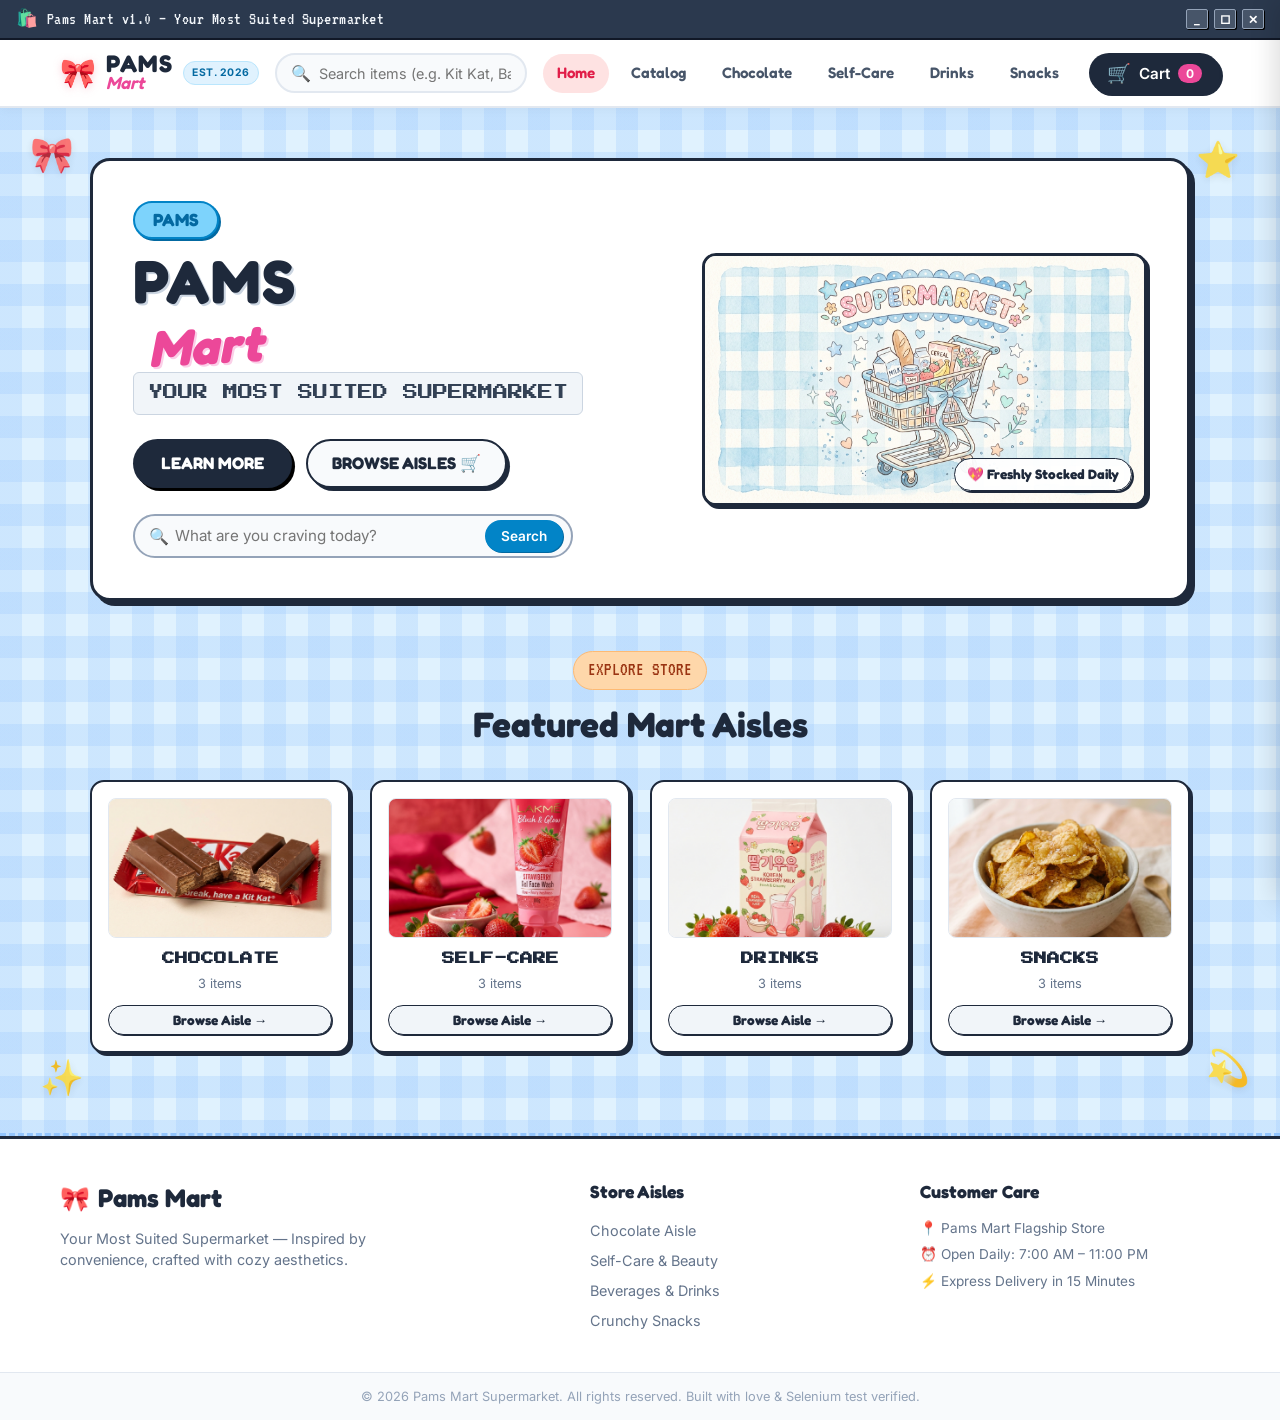
<file: index.html>
<!DOCTYPE html>
<html lang="en">
<head>
  <meta charset="UTF-8">
  <meta name="viewport" content="width=device-width, initial-scale=1.0">
  <title>Pams Mart — Your Most Suited Supermarket</title>
  <meta name="description" content="Pams Mart is your favorite cozy supermarket for Self-Care, Chocolates, Drinks, and Snacks.">
  
  <!-- Favicon -->
  <link rel="icon" href="data:image/svg+xml,<svg xmlns=%22http://www.w3.org/2000/svg%22 viewBox=%220 0 100 100%22><text y=%22.9em%22 font-size=%2290%22>🛒</text></svg>">
  
  <!-- Google Fonts: VT323 & Press Start 2P for retro pixel headers, Fredoka & Quicksand for cute aesthetic, Inter for UI -->
  <link rel="preconnect" href="https://fonts.googleapis.com">
  <link rel="preconnect" href="https://fonts.gstatic.com" crossorigin>
  <link href="https://fonts.googleapis.com/css2?family=Fredoka:wght@400;500;600;700&family=Inter:wght@400;500;600;700&family=Press+Start+2P&family=VT323&display=swap" rel="stylesheet">
  
  <!-- CSS Stylesheet -->
  <link rel="stylesheet" href="styles.css">
</head>
<body>

  <!-- Retro Window Title Bar -->
  <header class="retro-window-bar" id="retro-bar">
    <div class="retro-title-left">
      <span class="retro-icon">🛍️</span>
      <span class="retro-app-name">Pams Mart v1.0 — Your Most Suited Supermarket</span>
    </div>
    <div class="retro-controls" aria-label="Window controls">
      <button class="retro-btn btn-min" id="btn-window-min" title="Minimize" aria-label="Minimize Window">_</button>
      <button class="retro-btn btn-max" id="btn-window-max" title="Maximize" aria-label="Maximize Window">□</button>
      <button class="retro-btn btn-close" id="btn-window-close" title="Close" aria-label="Close Window">✕</button>
    </div>
  </header>

  <!-- Main Navigation Bar -->
  <nav class="main-navbar" id="main-nav" aria-label="Main Navigation">
    <div class="nav-container">
      
      <!-- Brand Logo -->
      <a href="#home" class="brand-logo" id="brand-home-link" aria-label="Pams Mart Home">
        <span class="brand-ribbon">🎀</span>
        <div class="brand-text-group">
          <span class="brand-pams">PAMS</span>
          <span class="brand-mart">Mart</span>
        </div>
        <span class="brand-badge">EST. 2026</span>
      </a>

      <!-- Search Bar -->
      <div class="nav-search-wrapper" role="search">
        <span class="search-icon" aria-hidden="true">🔍</span>
        <input 
          type="text" 
          id="global-search-input" 
          class="nav-search-input" 
          placeholder="Search items (e.g. Kit Kat, Banana Milk, Facewash)..." 
          aria-label="Search Pams Mart products"
          autocomplete="off"
        >
        <button id="clear-search-btn" class="clear-search-btn" title="Clear search" aria-label="Clear Search" style="display:none;">✕</button>
      </div>

      <!-- Navigation Links -->
      <div class="nav-links-group" id="nav-menu">
        <a href="#home" class="nav-link active" data-nav="home" id="nav-link-home">Home</a>
        <a href="#catalog" class="nav-link" data-nav="catalog" id="nav-link-catalog">Catalog</a>
        <a href="#chocolate" class="nav-link" data-nav="chocolate" id="nav-link-chocolate">Chocolate</a>
        <a href="#self-care" class="nav-link" data-nav="self-care" id="nav-link-self-care">Self-Care</a>
        <a href="#drinks" class="nav-link" data-nav="drinks" id="nav-link-drinks">Drinks</a>
        <a href="#snacks" class="nav-link" data-nav="snacks" id="nav-link-snacks">Snacks</a>
      </div>

      <!-- Cart Button -->
      <button class="nav-cart-btn" id="open-cart-btn" aria-label="Open Shopping Cart">
        <span class="cart-icon" aria-hidden="true">🛒</span>
        <span class="cart-label">Cart</span>
        <span class="cart-badge" id="cart-item-count">0</span>
      </button>

      <!-- Mobile Hamburger Toggle -->
      <button class="mobile-menu-toggle" id="mobile-toggle-btn" aria-label="Toggle mobile menu" aria-expanded="false">
        <span></span>
        <span></span>
        <span></span>
      </button>

    </div>
  </nav>

  <!-- Main View Container -->
  <main id="main-content" class="content-wrapper">

    <!-- ==================== 1. HOME VIEW ==================== -->
    <section id="view-home" class="page-view active-view" aria-labelledby="home-title">
      <div class="home-gingham-hero">
        <div class="hero-decorations">
          <div class="ribbon-decor top-left">🎀</div>
          <div class="star-decor top-right">⭐</div>
          <div class="sparkle-decor bottom-left">✨</div>
          <div class="star-decor bottom-right">💫</div>
        </div>

        <div class="hero-inner-frame">
          <div class="hero-left-col">
            <div class="hero-logo-stamp">
              <span class="pams-badge-pill">PAMS</span>
            </div>
            
            <h1 class="hero-title" id="home-title">
              <span class="title-pams">PAMS</span>
              <span class="title-smart">Mart</span>
            </h1>

            <p class="hero-subtitle" id="home-subtitle">
              YOUR MOST SUITED SUPERMARKET
            </p>

            <div class="hero-actions">
              <a href="#catalog" class="btn-learn-more" id="hero-learn-more-btn" aria-label="Learn more about our catalog">
                LEARN MORE
              </a>
              <button class="btn-quick-shop" id="hero-explore-btn" aria-label="Explore all categories">
                BROWSE AISLES 🛒
              </button>
            </div>

            <!-- Mini Quick Search on Hero -->
            <div class="hero-search-bar">
              <span class="search-emoji">🔍</span>
              <input type="text" id="hero-search-input" placeholder="What are you craving today?" aria-label="Search directly from hero">
              <button id="hero-search-go" class="hero-search-btn" aria-label="Submit search">Search</button>
            </div>
          </div>

          <div class="hero-right-col">
            <div class="hero-image-card">
              <img 
                src="assets/images/pams_banner.jpg" 
                alt="Pams Mart cute pastel shopping cart full of sweet groceries" 
                class="hero-art-img"
                id="hero-banner-image"
                loading="eager"
              >
              <div class="hero-art-tag">
                <span class="tag-heart">💖</span> Freshly Stocked Daily
              </div>
            </div>
          </div>
        </div>

        <!-- Home Featured Aisles Carousel / Grid -->
        <div class="home-aisles-section">
          <div class="section-badge-header">
            <span class="badge-pill">EXPLORE STORE</span>
            <h2 class="aisles-headline">Featured Mart Aisles</h2>
          </div>

          <div class="aisles-grid" id="home-aisles-grid">
            <!-- Rendered dynamically via app.js -->
          </div>
        </div>
      </div>
    </section>

    <!-- ==================== 2. CATALOG VIEW ==================== -->
    <section id="view-catalog" class="page-view" aria-labelledby="catalog-headline" style="display:none;">
      <div class="catalog-scalloped-container">
        
        <!-- Scalloped Header Banner matching Picture 1 -->
        <div class="catalog-header-banner">
          <div class="pill-texture-decor" aria-hidden="true"></div>
          <div class="catalog-badge-box">
            <h1 class="catalog-headline" id="catalog-headline">CATALOG</h1>
          </div>
          <p class="catalog-subhead">Select an aisle to inspect fresh goodies & skincare treats</p>
        </div>

        <!-- 2x2 Category Cards Grid matching Picture 1 -->
        <div class="catalog-cards-grid" id="catalog-cards-grid">
          
          <!-- SELF-CARE -->
          <div class="catalog-category-card card-self-care" id="catalog-card-self-care" role="button" tabindex="0" data-category="self-care" aria-label="View Self-Care Category">
            <div class="card-ticket-border">
              <div class="card-icon-preview">
                <img src="assets/images/strawberry_facewash.jpg" alt="Self-Care category preview" class="cat-preview-thumb">
              </div>
              <h2 class="category-title pixel-font">SELF-CARE</h2>
              <span class="category-meta">Facewash, Lip Balm, Sunscreen</span>
              <button class="btn-enter-aisle" aria-label="Enter Self-Care Aisle">ENTER AISLE &rarr;</button>
            </div>
          </div>

          <!-- CHOCOLATE -->
          <div class="catalog-category-card card-chocolate" id="catalog-card-chocolate" role="button" tabindex="0" data-category="chocolate" aria-label="View Chocolate Category">
            <div class="card-ticket-border">
              <div class="card-icon-preview">
                <img src="assets/images/kitkat.jpg" alt="Chocolate category preview" class="cat-preview-thumb">
              </div>
              <h2 class="category-title pixel-font">CHOCOLATE</h2>
              <span class="category-meta">Kit Kat, Snickers, Dairy Milk</span>
              <button class="btn-enter-aisle" aria-label="Enter Chocolate Aisle">ENTER AISLE &rarr;</button>
            </div>
          </div>

          <!-- SNACKS -->
          <div class="catalog-category-card card-snacks" id="catalog-card-snacks" role="button" tabindex="0" data-category="snacks" aria-label="View Snacks Category">
            <div class="card-ticket-border">
              <div class="card-icon-preview">
                <img src="assets/images/potato_chips.jpg" alt="Snacks category preview" class="cat-preview-thumb">
              </div>
              <h2 class="category-title pixel-font">SNACKS</h2>
              <span class="category-meta">Potato Chips, Nachos, Pringles</span>
              <button class="btn-enter-aisle" aria-label="Enter Snacks Aisle">ENTER AISLE &rarr;</button>
            </div>
          </div>

          <!-- DRINKS -->
          <div class="catalog-category-card card-drinks" id="catalog-card-drinks" role="button" tabindex="0" data-category="drinks" aria-label="View Drinks Category">
            <div class="card-ticket-border">
              <div class="card-icon-preview">
                <img src="assets/images/strawberry_milk.jpg" alt="Drinks category preview" class="cat-preview-thumb">
              </div>
              <h2 class="category-title pixel-font">DRINKS</h2>
              <span class="category-meta">Strawberry Milk, Banana Milk, Coke</span>
              <button class="btn-enter-aisle" aria-label="Enter Drinks Aisle">ENTER AISLE &rarr;</button>
            </div>
          </div>

        </div>

        <!-- Catalog Footer Floral Ribbon & Cart -->
        <div class="catalog-footer-ribbon">
          <div class="floral-cluster" aria-hidden="true">🌸 🌷 🌺 🌸</div>
          <div class="catalog-cart-dock">
            <button class="dock-cart-btn" id="catalog-dock-cart-btn" aria-label="View shopping cart from catalog">
              <span class="dock-cart-icon">🛒</span>
              <span class="dock-cart-text">View Basket</span>
              <span class="dock-cart-counter" id="dock-cart-counter">0</span>
            </button>
          </div>
        </div>

      </div>
    </section>

    <!-- ==================== 3. CATEGORY VIEW (Dedicated Product Showcase) ==================== -->
    <section id="view-category" class="page-view" aria-labelledby="active-category-title" style="display:none;">
      <div class="category-page-container" id="category-page-wrapper">
        
        <!-- Category Top Bar / Breadcrumb -->
        <div class="category-nav-bar">
          <a href="#catalog" class="back-to-catalog-btn" id="btn-back-to-catalog" aria-label="Go back to catalog">
            &larr; Back to Catalog
          </a>
          
          <div class="category-header-tag" id="category-header-tag">
            <h1 class="active-category-title pixel-font" id="active-category-title">CHOCOLATE</h1>
          </div>

          <div class="category-cart-status">
            <button class="btn-small-cart" id="cat-small-cart-btn" aria-label="View shopping cart">
              🛒 <span id="cat-cart-count">0 items</span>
            </button>
          </div>
        </div>

        <!-- Category Description Banner -->
        <p class="category-tagline" id="category-tagline">
          Finest confectionery & rich treats imported for your cravings.
        </p>

        <!-- Product Cards Stack matching the Mockup Sheets -->
        <div class="products-showcase-list" id="products-showcase-list" role="list">
          <!-- Populated dynamically via app.js -->
        </div>

        <!-- Bottom Window Cart Bar -->
        <div class="category-bottom-bar">
          <button class="btn-back-home" id="btn-cat-back-home">&larr; Return to Home</button>
          <div class="category-dock-window-ctrl">
            <button class="quick-checkout-trigger" id="cat-quick-checkout-btn">Proceed to Checkout 🛍️</button>
          </div>
        </div>

      </div>
    </section>

    <!-- ==================== 4. SEARCH RESULTS VIEW ==================== -->
    <section id="view-search" class="page-view" aria-labelledby="search-results-title" style="display:none;">
      <div class="search-page-container">
        <div class="search-results-header">
          <h1 id="search-results-title" class="search-title">Search Results</h1>
          <p id="search-query-feedback" class="search-feedback">Showing items matching "<span id="search-term-display"></span>"</p>
        </div>

        <div class="products-showcase-list" id="search-results-list" role="list">
          <!-- Populated dynamically -->
        </div>

        <div id="search-empty-state" class="empty-state" style="display:none;">
          <span class="empty-emoji">🔍</span>
          <h3>No items found</h3>
          <p>We couldn't find any items matching your search. Try searching for "Kit Kat", "Milk", or "Sunscreen".</p>
          <button class="btn-learn-more" id="btn-search-reset-catalog">Browse Catalog</button>
        </div>
      </div>
    </section>

  </main>

  <!-- ==================== CART DRAWER / MODAL ==================== -->
  <div class="cart-backdrop" id="cart-backdrop" aria-hidden="true" style="display:none;"></div>
  
  <aside class="cart-drawer" id="cart-drawer" aria-label="Shopping Cart Drawer" aria-hidden="true">
    <div class="cart-header">
      <div class="cart-title-box">
        <span class="cart-title-icon">🛒</span>
        <h2 id="cart-title" class="cart-headline">Your Basket</h2>
      </div>
      <button class="cart-close-btn" id="close-cart-btn" aria-label="Close Shopping Cart">✕</button>
    </div>

    <!-- Cart Items Body -->
    <div class="cart-body" id="cart-items-container">
      <!-- Items dynamically injected here -->
    </div>

    <!-- Cart Footer & Checkout -->
    <div class="cart-footer" id="cart-footer">
      <div class="cart-summary-row">
        <span class="summary-label">Items Subtotal:</span>
        <span class="summary-val" id="cart-subtotal-price">₹0</span>
      </div>
      <div class="cart-summary-row">
        <span class="summary-label">Delivery Fee:</span>
        <span class="summary-val green-text">FREE</span>
      </div>
      <div class="cart-summary-row total-row">
        <span class="summary-label">Total to Pay:</span>
        <span class="summary-val" id="cart-total-price">₹0</span>
      </div>

      <div class="cart-action-buttons">
        <button class="btn-checkout" id="cart-checkout-btn" disabled>
          Proceed to Order 🚀
        </button>
        <button class="btn-clear-cart" id="clear-cart-btn">
          Clear Basket
        </button>
      </div>
    </div>
  </aside>

  <!-- ==================== SIMPLE CHECKOUT MODAL ==================== -->
  <div class="checkout-modal-backdrop" id="checkout-backdrop" style="display:none;">
    <div class="checkout-modal-card" role="dialog" aria-modal="true" aria-labelledby="checkout-modal-title">
      <div class="checkout-modal-header">
        <h2 id="checkout-modal-title" class="checkout-title">🛍️ Complete Your Order</h2>
        <button class="checkout-modal-close" id="close-checkout-btn" aria-label="Close Checkout">✕</button>
      </div>

      <div class="checkout-modal-body">
        <div class="checkout-order-summary" id="checkout-items-summary">
          <!-- Summary of selected items -->
        </div>

        <form id="simple-checkout-form" class="checkout-form" onsubmit="return false;">
          <div class="form-group">
            <label for="cust-name">Full Name <span class="required">*</span></label>
            <input type="text" id="cust-name" class="form-input" placeholder="e.g. Maya Sharma" required>
          </div>

          <div class="form-group">
            <label for="cust-phone">Phone Number <span class="required">*</span></label>
            <input type="tel" id="cust-phone" class="form-input" placeholder="e.g. 9876543210" required>
          </div>

          <div class="form-group">
            <label for="cust-address">Delivery Address <span class="required">*</span></label>
            <textarea id="cust-address" class="form-input" rows="2" placeholder="Street, Apartment, City, Pincode" required></textarea>
          </div>

          <div class="form-group">
            <label>Payment Method</label>
            <div class="payment-options">
              <label class="radio-label">
                <input type="radio" name="payment-method" value="cod" checked>
                <span>💵 Cash on Delivery</span>
              </label>
              <label class="radio-label">
                <input type="radio" name="payment-method" value="upi">
                <span>📱 UPI / QR on Arrival</span>
              </label>
            </div>
          </div>

          <button type="submit" class="btn-place-order" id="btn-submit-order">
            Confirm & Place Order (<span id="checkout-submit-total">₹0</span>)
          </button>
        </form>
      </div>
    </div>
  </div>

  <!-- ==================== ORDER SUCCESS MODAL ==================== -->
  <div class="success-modal-backdrop" id="success-backdrop" style="display:none;">
    <div class="success-modal-card" role="alertdialog" aria-labelledby="success-modal-title">
      <div class="success-icon-badge">🎉</div>
      <h2 id="success-modal-title" class="success-headline">Order Placed Successfully!</h2>
      <p class="success-order-id" id="success-order-id">Order #PAM-84920</p>
      <p class="success-message">
        Thank you for shopping at <strong>Pams Mart</strong>! Your fresh supermarket goodies are being prepared with care and will be delivered shortly.
      </p>
      <div class="success-items-box" id="success-items-details"></div>
      <button class="btn-continue-shopping" id="btn-success-close">
        Continue Shopping 🛒
      </button>
    </div>
  </div>

  <!-- ==================== TOAST NOTIFICATION CONTAINER ==================== -->
  <div class="toast-container" id="toast-container" aria-live="polite"></div>

  <!-- ==================== FOOTER ==================== -->
  <footer class="pams-mart-footer">
    <div class="footer-container">
      <div class="footer-col-brand">
        <div class="footer-logo">
          <span class="ribbon-emoji">🎀</span>
          <span class="footer-title">Pams Mart</span>
        </div>
        <p class="footer-tagline">Your Most Suited Supermarket — Inspired by convenience, crafted with cozy aesthetics.</p>
      </div>

      <div class="footer-col-nav">
        <h4>Store Aisles</h4>
        <ul>
          <li><a href="#chocolate">Chocolate Aisle</a></li>
          <li><a href="#self-care">Self-Care & Beauty</a></li>
          <li><a href="#drinks">Beverages & Drinks</a></li>
          <li><a href="#snacks">Crunchy Snacks</a></li>
        </ul>
      </div>

      <div class="footer-col-info">
        <h4>Customer Care</h4>
        <p>📍 Pams Mart Flagship Store</p>
        <p>⏰ Open Daily: 7:00 AM – 11:00 PM</p>
        <p>⚡ Express Delivery in 15 Minutes</p>
      </div>
    </div>
    <div class="footer-bottom-bar">
      <p>© 2026 Pams Mart Supermarket. All rights reserved. Built with love & Selenium test verified.</p>
    </div>
  </footer>

  <!-- Application Logic -->
  <script src="app.js"></script>
</body>
</html>
</file>
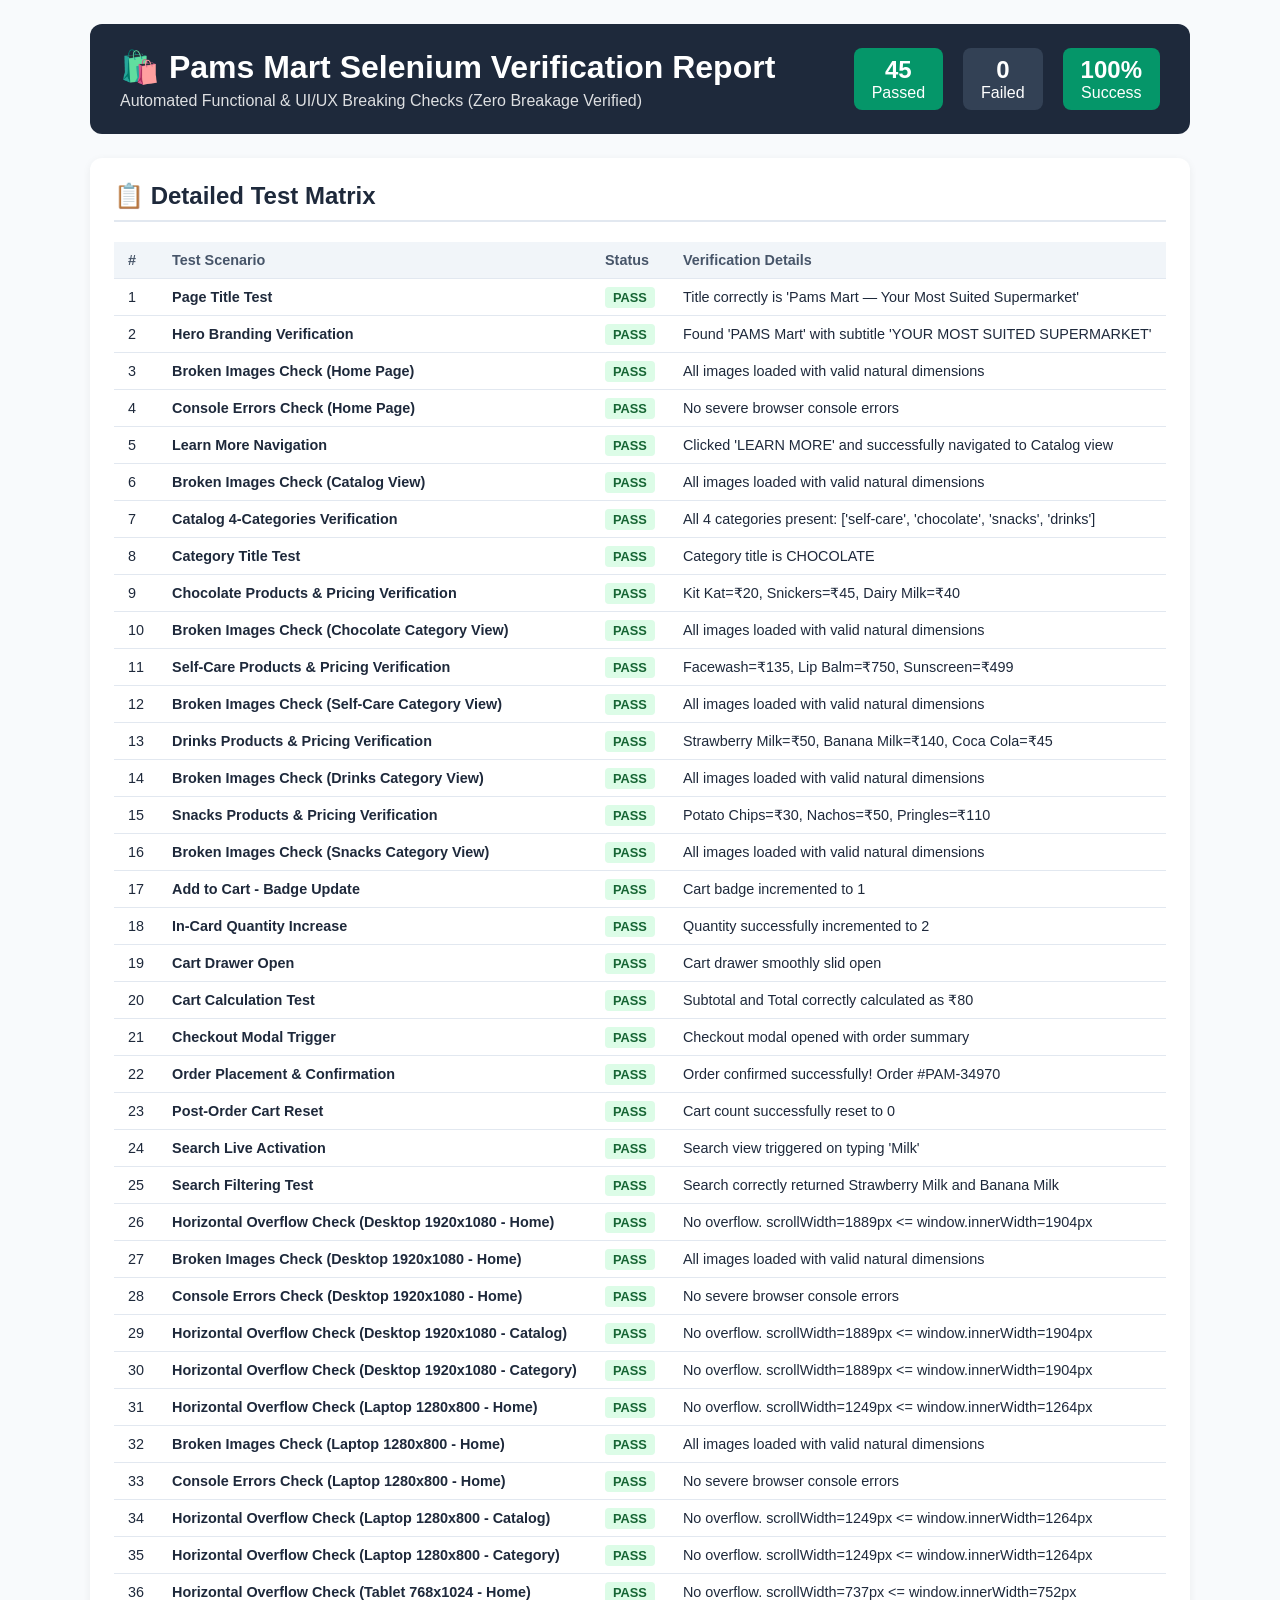
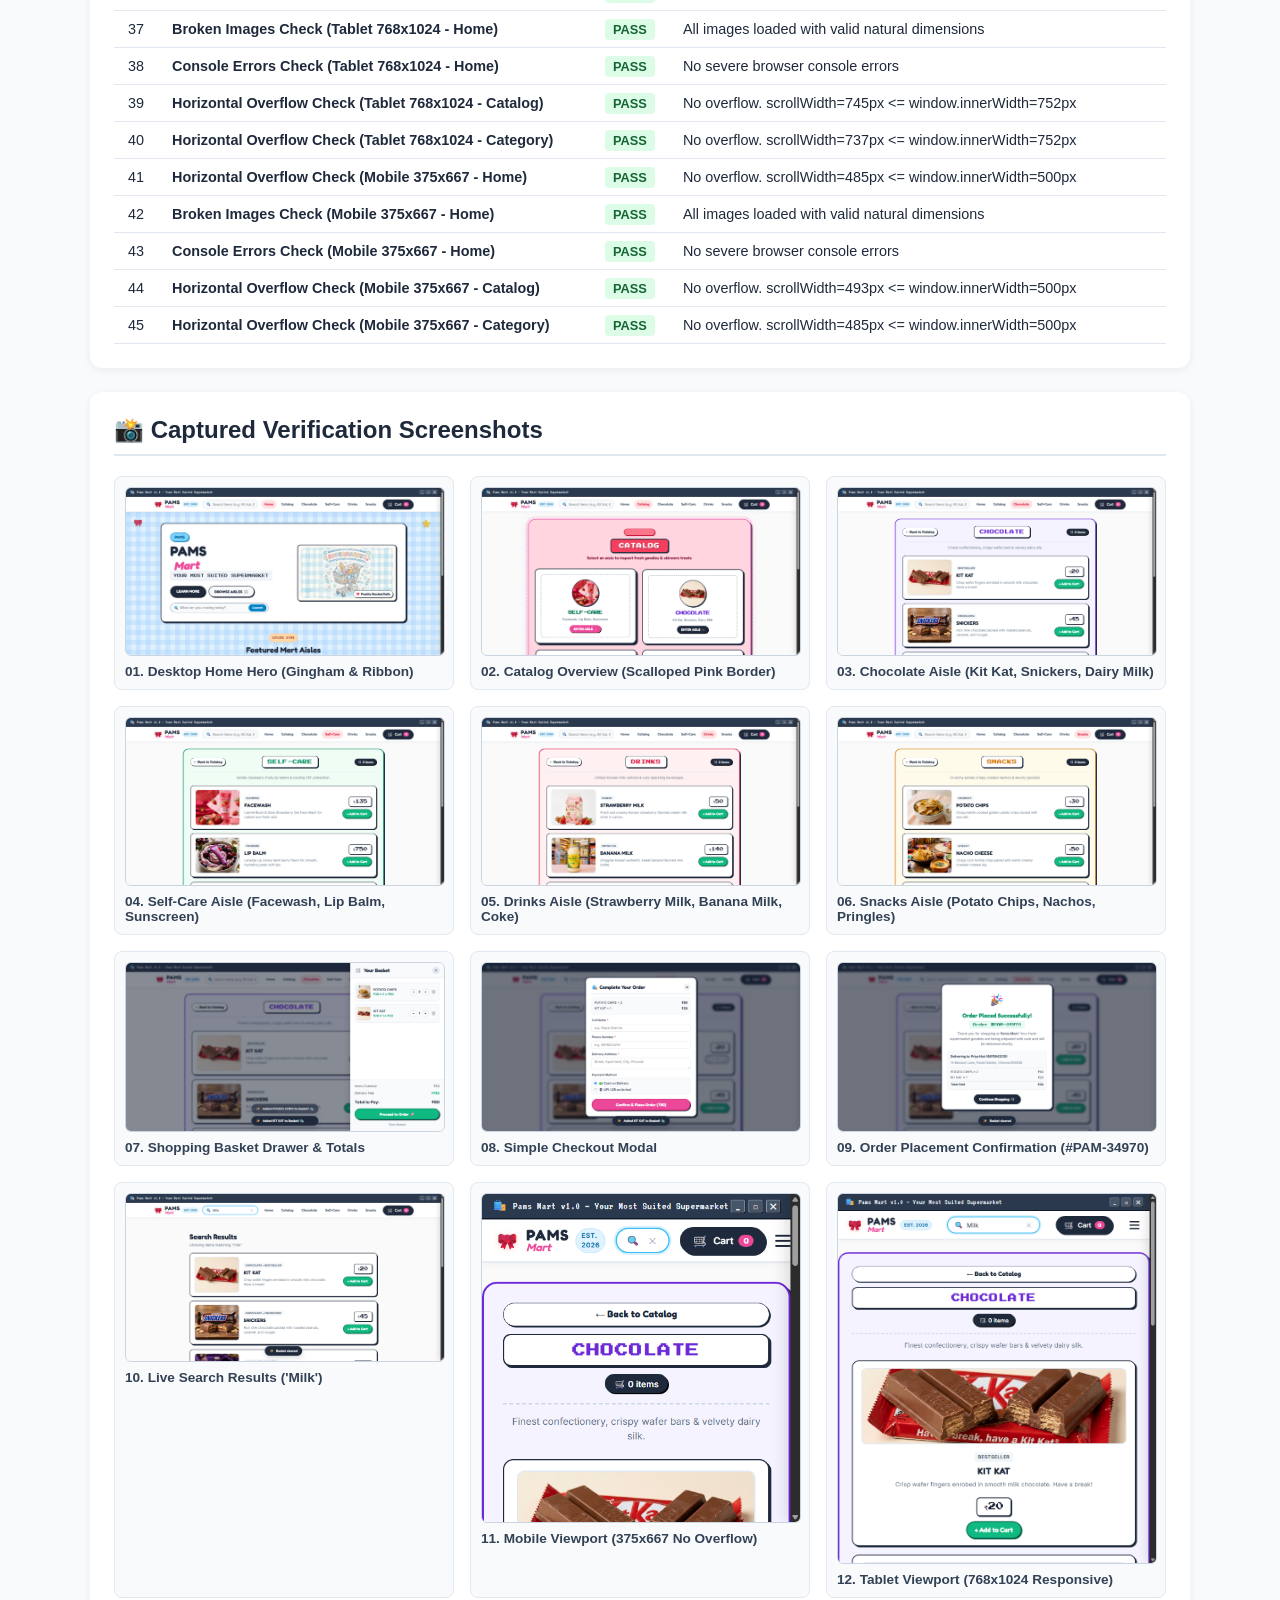
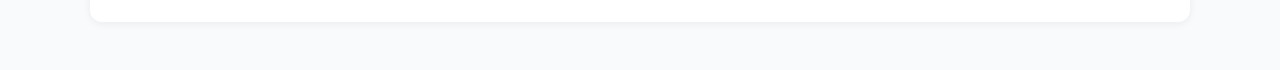
<file: tests/reports/report.html>
<!DOCTYPE html>
<html lang="en">
<head>
  <meta charset="UTF-8">
  <title>Pams Mart — Selenium Automated Test & UI/UX Audit Report</title>
  <style>
    body { font-family: -apple-system, BlinkMacSystemFont, "Segoe UI", Roboto, sans-serif; background: #f8fafc; color: #1e293b; margin: 0; padding: 24px; }
    .container { max-width: 1100px; margin: 0 auto; }
    .header { background: #1e293b; color: #fff; padding: 24px 30px; border-radius: 12px; margin-bottom: 24px; display: flex; justify-content: space-between; align-items: center; }
    .stats { display: flex; gap: 20px; }
    .stat-badge { background: #334155; padding: 8px 18px; border-radius: 8px; text-align: center; }
    .stat-badge.pass { background: #059669; }
    .stat-badge strong { display: block; font-size: 1.5rem; }
    .card { background: #fff; border-radius: 12px; padding: 24px; margin-bottom: 24px; box-shadow: 0 2px 8px rgba(0,0,0,0.06); }
    h2 { margin-top: 0; border-bottom: 2px solid #e2e8f0; padding-bottom: 10px; }
    table { width: 100%; border-collapse: collapse; margin-top: 12px; }
    th, td { text-align: left; padding: 10px 14px; border-bottom: 1px solid #e2e8f0; font-size: 0.9rem; }
    th { background: #f1f5f9; color: #475569; }
    .badge-pass { background: #dcfce7; color: #166534; padding: 3px 8px; border-radius: 4px; font-weight: 700; font-size: 0.8rem; }
    .gallery { display: grid; grid-template-columns: repeat(auto-fill, minmax(320px, 1fr)); gap: 16px; margin-top: 16px; }
    .gallery-item { background: #f8fafc; border: 1px solid #e2e8f0; border-radius: 8px; padding: 10px; }
    .gallery-item img { width: 100%; border-radius: 6px; border: 1px solid #cbd5e1; display: block; }
    .gallery-title { font-weight: 600; font-size: 0.85rem; margin-top: 8px; color: #334155; }
  </style>
</head>
<body>
  <div class="container">
    <div class="header">
      <div>
        <h1 style="margin:0 0 6px 0;">🛍️ Pams Mart Selenium Verification Report</h1>
        <p style="margin:0; opacity:0.85;">Automated Functional & UI/UX Breaking Checks (Zero Breakage Verified)</p>
      </div>
      <div class="stats">
        <div class="stat-badge pass">
          <strong>45</strong>
          <span>Passed</span>
        </div>
        <div class="stat-badge">
          <strong>0</strong>
          <span>Failed</span>
        </div>
        <div class="stat-badge pass">
          <strong>100%</strong>
          <span>Success</span>
        </div>
      </div>
    </div>

    <div class="card">
      <h2>📋 Detailed Test Matrix</h2>
      <div id="test-table-container">Loading...</div>
    </div>

    <div class="card">
      <h2>📸 Captured Verification Screenshots</h2>
      <div class="gallery">
        <div class="gallery-item"><img src="screenshots/01_home_desktop.png" alt="Desktop Home"><div class="gallery-title">01. Desktop Home Hero (Gingham & Ribbon)</div></div>
        <div class="gallery-item"><img src="screenshots/02_catalog_view.png" alt="Catalog View"><div class="gallery-title">02. Catalog Overview (Scalloped Pink Border)</div></div>
        <div class="gallery-item"><img src="screenshots/03_chocolate_category.png" alt="Chocolate Aisle"><div class="gallery-title">03. Chocolate Aisle (Kit Kat, Snickers, Dairy Milk)</div></div>
        <div class="gallery-item"><img src="screenshots/04_self_care_category.png" alt="Self-Care Aisle"><div class="gallery-title">04. Self-Care Aisle (Facewash, Lip Balm, Sunscreen)</div></div>
        <div class="gallery-item"><img src="screenshots/05_drinks_category.png" alt="Drinks Aisle"><div class="gallery-title">05. Drinks Aisle (Strawberry Milk, Banana Milk, Coke)</div></div>
        <div class="gallery-item"><img src="screenshots/06_snacks_category.png" alt="Snacks Aisle"><div class="gallery-title">06. Snacks Aisle (Potato Chips, Nachos, Pringles)</div></div>
        <div class="gallery-item"><img src="screenshots/07_cart_drawer.png" alt="Cart Drawer"><div class="gallery-title">07. Shopping Basket Drawer & Totals</div></div>
        <div class="gallery-item"><img src="screenshots/08_checkout_modal.png" alt="Checkout Modal"><div class="gallery-title">08. Simple Checkout Modal</div></div>
        <div class="gallery-item"><img src="screenshots/09_order_success.png" alt="Order Success"><div class="gallery-title">09. Order Placement Confirmation (#PAM-34970)</div></div>
        <div class="gallery-item"><img src="screenshots/10_search_results.png" alt="Search Filtering"><div class="gallery-title">10. Live Search Results ('Milk')</div></div>
        <div class="gallery-item"><img src="screenshots/responsive_375x667.png" alt="Mobile Viewport"><div class="gallery-title">11. Mobile Viewport (375x667 No Overflow)</div></div>
        <div class="gallery-item"><img src="screenshots/responsive_768x1024.png" alt="Tablet Viewport"><div class="gallery-title">12. Tablet Viewport (768x1024 Responsive)</div></div>
      </div>
    </div>
  </div>

  <script>
    fetch('selenium_test_report.json')
      .then(r => r.json())
      .then(data => {
        let html = '<table><thead><tr><th>#</th><th>Test Scenario</th><th>Status</th><th>Verification Details</th></tr></thead><tbody>';
        data.results.forEach((r, idx) => {
          html += `<tr><td>${idx+1}</td><td><strong>${r.test}</strong></td><td><span class="badge-pass">${r.status}</span></td><td>${r.details}</td></tr>`;
        });
        html += '</tbody></table>';
        document.getElementById('test-table-container').innerHTML = html;
      });
  </script>
</body>
</html>
</file>
<file: styles.css>
/* ========================================================
   PAMS MART — STYLESHEET
   Aesthetic Retro Kawaii & Modern Responsive Supermarket
   ======================================================== */

:root {
  /* Color Palette */
  --primary-pink: #f8b4c0;
  --primary-pink-dark: #e88698;
  --primary-pink-light: #fff0f3;
  --gingham-blue-1: #dbeafe;
  --gingham-blue-2: #eff6ff;
  --gingham-blue-line: #93c5fd;
  
  --cat-choco: #7c3aed;
  --cat-choco-bg: #f5f3ff;
  --cat-selfcare: #059669;
  --cat-selfcare-bg: #ecfdf5;
  --cat-drinks: #db2777;
  --cat-drinks-bg: #fdf2f8;
  --cat-snacks: #d97706;
  --cat-snacks-bg: #fffbeb;

  --text-dark: #1e293b;
  --text-muted: #64748b;
  --text-light: #94a3b8;
  --border-color: #cbd5e1;
  --card-bg: #ffffff;
  --accent-gold: #f59e0b;

  /* Typography */
  --font-retro-pixel: 'Press Start 2P', monospace;
  --font-retro-display: 'VT323', monospace;
  --font-cute: 'Fredoka', cursive, sans-serif;
  --font-ui: 'Inter', -apple-system, BlinkMacSystemFont, "Segoe UI", Roboto, sans-serif;

  /* Shadows & Radii */
  --shadow-sm: 0 2px 4px rgba(0, 0, 0, 0.05);
  --shadow-md: 0 4px 12px rgba(0, 0, 0, 0.08);
  --shadow-lg: 0 10px 25px rgba(0, 0, 0, 0.12);
  --shadow-retro: 3px 3px 0px #1e293b;
  --shadow-retro-lg: 5px 5px 0px #1e293b;

  --radius-sm: 8px;
  --radius-md: 14px;
  --radius-lg: 20px;
  --radius-pill: 9999px;
}

/* Base Reset */
*, *::before, *::after {
  box-sizing: border-box;
  margin: 0;
  padding: 0;
}

html {
  font-size: 16px;
  scroll-behavior: smooth;
  -webkit-text-size-adjust: 100%;
}

body {
  font-family: var(--font-ui);
  color: var(--text-dark);
  background-color: #fafafa;
  line-height: 1.5;
  overflow-x: hidden;
  min-height: 100vh;
  display: flex;
  flex-direction: column;
}

img {
  max-width: 100%;
  height: auto;
  display: block;
}

button {
  font-family: inherit;
  cursor: pointer;
  border: none;
  background: none;
}

a {
  text-decoration: none;
  color: inherit;
}

/* ==================== 1. RETRO WINDOW TITLE BAR ==================== */
.retro-window-bar {
  background: #2b394e;
  color: #f1f5f9;
  display: flex;
  justify-content: space-between;
  align-items: center;
  padding: 6px 16px;
  font-size: 0.8rem;
  letter-spacing: 0.5px;
  border-bottom: 2px solid #111827;
  user-select: none;
  z-index: 100;
}

.retro-title-left {
  display: flex;
  align-items: center;
  gap: 8px;
  font-family: var(--font-retro-display);
  font-size: 1.1rem;
}

.retro-controls {
  display: flex;
  gap: 6px;
}

.retro-btn {
  background: #475569;
  color: #fff;
  border: 1px solid #94a3b8;
  width: 22px;
  height: 20px;
  display: inline-flex;
  align-items: center;
  justify-content: center;
  font-size: 0.75rem;
  font-weight: bold;
  border-radius: 2px;
  box-shadow: 1px 1px 0px #000;
  transition: all 0.15s ease;
}

.retro-btn:hover {
  background: #64748b;
}

.retro-btn.btn-close:hover {
  background: #ef4444;
}

/* ==================== 2. MAIN NAVBAR ==================== */
.main-navbar {
  background: #ffffff;
  border-bottom: 2px solid #e2e8f0;
  position: sticky;
  top: 0;
  z-index: 90;
  box-shadow: 0 2px 10px rgba(0, 0, 0, 0.04);
}

.nav-container {
  max-width: 1200px;
  margin: 0 auto;
  padding: 12px 20px;
  display: flex;
  align-items: center;
  justify-content: space-between;
  gap: 16px;
}

/* Brand Logo */
.brand-logo {
  display: flex;
  align-items: center;
  gap: 10px;
  text-decoration: none;
}

.brand-ribbon {
  font-size: 1.8rem;
  line-height: 1;
  filter: drop-shadow(0 2px 4px rgba(235, 115, 140, 0.3));
}

.brand-text-group {
  display: flex;
  flex-direction: column;
}

.brand-pams {
  font-family: var(--font-cute);
  font-weight: 700;
  font-size: 1.5rem;
  line-height: 1;
  color: #1e293b;
  letter-spacing: 1.5px;
}

.brand-mart {
  font-family: var(--font-cute);
  font-style: italic;
  font-weight: 600;
  font-size: 1.1rem;
  line-height: 1;
  color: #ec4899;
  transform: translateY(-2px);
}

.brand-badge {
  background: #e0f2fe;
  color: #0369a1;
  font-size: 0.65rem;
  font-weight: 700;
  padding: 3px 8px;
  border-radius: var(--radius-pill);
  letter-spacing: 0.5px;
  border: 1px solid #bae6fd;
}

/* Search Bar */
.nav-search-wrapper {
  flex: 1;
  max-width: 420px;
  position: relative;
  display: flex;
  align-items: center;
  background: #f8fafc;
  border: 2px solid #e2e8f0;
  border-radius: var(--radius-pill);
  padding: 6px 14px;
  transition: all 0.2s ease;
}

.nav-search-wrapper:focus-within {
  border-color: #38bdf8;
  background: #ffffff;
  box-shadow: 0 0 0 3px rgba(56, 189, 248, 0.2);
}

.search-icon {
  font-size: 1rem;
  margin-right: 8px;
  color: #64748b;
}

.nav-search-input {
  width: 100%;
  border: none;
  background: transparent;
  outline: none;
  font-size: 0.9rem;
  font-family: var(--font-ui);
  color: var(--text-dark);
}

.clear-search-btn {
  font-size: 0.85rem;
  color: #94a3b8;
  padding: 2px 6px;
  border-radius: 50%;
}

.clear-search-btn:hover {
  color: #ef4444;
}

/* Nav Links Group */
.nav-links-group {
  display: flex;
  align-items: center;
  gap: 8px;
}

.nav-link {
  font-family: var(--font-cute);
  font-weight: 600;
  font-size: 0.95rem;
  padding: 8px 14px;
  border-radius: var(--radius-pill);
  color: #475569;
  transition: all 0.2s ease;
}

.nav-link:hover {
  background: #f1f5f9;
  color: #0f172a;
}

.nav-link.active {
  background: #fee2e2;
  color: #e11d48;
}

/* Cart Button */
.nav-cart-btn {
  display: flex;
  align-items: center;
  gap: 8px;
  background: #1e293b;
  color: #ffffff;
  padding: 8px 18px;
  border-radius: var(--radius-pill);
  font-weight: 600;
  font-size: 0.95rem;
  box-shadow: var(--shadow-retro);
  transition: all 0.15s ease;
}

.nav-cart-btn:hover {
  transform: translate(-1px, -1px);
  box-shadow: 4px 4px 0px #0f172a;
  background: #0f172a;
}

.nav-cart-btn:active {
  transform: translate(2px, 2px);
  box-shadow: 1px 1px 0px #0f172a;
}

.cart-icon {
  font-size: 1.2rem;
}

.cart-badge {
  background: #ec4899;
  color: #ffffff;
  font-size: 0.75rem;
  font-weight: 700;
  padding: 2px 8px;
  border-radius: var(--radius-pill);
  min-width: 20px;
  text-align: center;
}

/* Mobile Toggle */
.mobile-menu-toggle {
  display: none;
  flex-direction: column;
  gap: 5px;
  width: 32px;
  height: 32px;
  justify-content: center;
  align-items: center;
}

.mobile-menu-toggle span {
  width: 24px;
  height: 3px;
  background: #1e293b;
  border-radius: 3px;
  transition: all 0.3s ease;
}

/* ==================== 3. CONTENT WRAPPER & PAGE VIEWS ==================== */
.content-wrapper {
  flex: 1;
  width: 100%;
}

.page-view {
  animation: fadeIn 0.3s ease-in-out;
}

@keyframes fadeIn {
  from { opacity: 0; transform: translateY(6px); }
  to { opacity: 1; transform: translateY(0); }
}

/* Pixel Font Utility */
.pixel-font {
  font-family: var(--font-retro-pixel);
  letter-spacing: -0.5px;
}

/* ==================== 4. HOME VIEW (BLUE GINGHAM & RETRO MOCKUP) ==================== */
.home-gingham-hero {
  position: relative;
  background: 
    linear-gradient(90deg, rgba(147, 197, 253, 0.25) 50%, transparent 50%),
    linear-gradient(rgba(147, 197, 253, 0.25) 50%, transparent 50%),
    #e0f2fe;
  background-size: 44px 44px;
  padding: 50px 20px 80px 20px;
  overflow: hidden;
  border-bottom: 3px dashed #93c5fd;
}

.hero-decorations .ribbon-decor,
.hero-decorations .star-decor,
.hero-decorations .sparkle-decor {
  position: absolute;
  font-size: 2.2rem;
  opacity: 0.85;
  user-select: none;
  pointer-events: none;
  filter: drop-shadow(0 2px 4px rgba(0,0,0,0.1));
}

.hero-decorations .top-left { top: 20px; left: 30px; }
.hero-decorations .top-right { top: 25px; right: 40px; }
.hero-decorations .bottom-left { bottom: 30px; left: 40px; }
.hero-decorations .bottom-right { bottom: 40px; right: 30px; }

.hero-inner-frame {
  max-width: 1100px;
  margin: 0 auto;
  background: #ffffff;
  border: 3px solid #1e293b;
  border-radius: var(--radius-lg);
  box-shadow: var(--shadow-retro-lg);
  padding: 40px;
  display: grid;
  grid-template-columns: 1.2fr 1fr;
  align-items: center;
  gap: 36px;
  position: relative;
  z-index: 2;
}

.hero-logo-stamp {
  margin-bottom: 12px;
}

.pams-badge-pill {
  display: inline-block;
  background: #7dd3fc;
  color: #0369a1;
  font-family: var(--font-cute);
  font-weight: 700;
  font-size: 1.1rem;
  padding: 4px 18px;
  border-radius: var(--radius-pill);
  border: 2px solid #0284c7;
  box-shadow: 2px 2px 0px #0369a1;
}

.hero-title {
  display: flex;
  flex-direction: column;
  margin-bottom: 14px;
}

.title-pams {
  font-family: var(--font-cute);
  font-size: 3.8rem;
  font-weight: 800;
  line-height: 1;
  color: #1e293b;
  letter-spacing: 2px;
  text-shadow: 2px 2px 0px #cbd5e1;
}

.title-smart {
  font-family: var(--font-cute);
  font-style: italic;
  font-size: 3.2rem;
  font-weight: 700;
  line-height: 0.9;
  color: #ec4899;
  transform: rotate(-3deg) translateX(15px);
  text-shadow: 2px 2px 0px #fbcfe8;
}

.hero-subtitle {
  font-family: var(--font-retro-pixel);
  font-size: 0.95rem;
  color: #334155;
  background: #f1f5f9;
  padding: 8px 14px;
  display: inline-block;
  border-radius: 6px;
  margin-bottom: 24px;
  border: 1px solid #cbd5e1;
  line-height: 1.6;
}

.hero-actions {
  display: flex;
  flex-wrap: wrap;
  gap: 14px;
  margin-bottom: 26px;
}

.btn-learn-more {
  display: inline-flex;
  align-items: center;
  justify-content: center;
  background: #1e293b;
  color: #ffffff;
  font-family: var(--font-cute);
  font-weight: 700;
  font-size: 1.05rem;
  padding: 12px 28px;
  border-radius: var(--radius-pill);
  box-shadow: 3px 3px 0px #000;
  transition: all 0.15s ease;
}

.btn-learn-more:hover {
  background: #ec4899;
  transform: translate(-2px, -2px);
  box-shadow: 5px 5px 0px #000;
}

.btn-learn-more:active {
  transform: translate(2px, 2px);
  box-shadow: 1px 1px 0px #000;
}

.btn-quick-shop {
  display: inline-flex;
  align-items: center;
  justify-content: center;
  background: #f8fafc;
  color: #1e293b;
  font-family: var(--font-cute);
  font-weight: 700;
  font-size: 1.05rem;
  padding: 12px 24px;
  border-radius: var(--radius-pill);
  border: 2px solid #1e293b;
  box-shadow: 3px 3px 0px #1e293b;
  transition: all 0.15s ease;
}

.btn-quick-shop:hover {
  background: #fdf2f8;
  transform: translate(-2px, -2px);
  box-shadow: 5px 5px 0px #1e293b;
}

/* Mini Quick Search in Hero */
.hero-search-bar {
  display: flex;
  align-items: center;
  background: #f8fafc;
  border: 2px solid #94a3b8;
  border-radius: var(--radius-pill);
  padding: 4px 8px 4px 14px;
  max-width: 440px;
}

.hero-search-bar input {
  flex: 1;
  border: none;
  background: transparent;
  outline: none;
  font-size: 0.95rem;
  font-family: var(--font-ui);
  padding: 6px;
}

.hero-search-btn {
  background: #0284c7;
  color: #fff;
  font-weight: 600;
  font-size: 0.85rem;
  padding: 8px 16px;
  border-radius: var(--radius-pill);
  box-shadow: 1px 1px 0px #0369a1;
  transition: all 0.15s ease;
}

.hero-search-btn:hover {
  background: #0369a1;
}

/* Hero Right Image Card */
.hero-image-card {
  position: relative;
  border: 3px solid #1e293b;
  border-radius: var(--radius-md);
  overflow: hidden;
  box-shadow: var(--shadow-retro);
  background: #ffffff;
}

.hero-art-img {
  width: 100%;
  aspect-ratio: 16/9;
  object-fit: cover;
  transition: transform 0.4s ease;
}

.hero-image-card:hover .hero-art-img {
  transform: scale(1.02);
}

.hero-art-tag {
  position: absolute;
  bottom: 12px;
  right: 12px;
  background: rgba(255, 255, 255, 0.95);
  font-family: var(--font-cute);
  font-weight: 700;
  font-size: 0.85rem;
  color: #1e293b;
  padding: 5px 12px;
  border-radius: var(--radius-pill);
  border: 1.5px solid #1e293b;
  box-shadow: 2px 2px 0px #1e293b;
}

/* Home Aisles Section */
.home-aisles-section {
  max-width: 1100px;
  margin: 50px auto 0 auto;
}

.section-badge-header {
  text-align: center;
  margin-bottom: 30px;
}

.section-badge-header .badge-pill {
  background: #fed7aa;
  color: #9a3412;
  font-family: var(--font-retro-display);
  font-size: 1.2rem;
  padding: 4px 14px;
  border-radius: var(--radius-pill);
  border: 1px solid #fdba74;
  display: inline-block;
  margin-bottom: 8px;
}

.aisles-headline {
  font-family: var(--font-cute);
  font-size: 2.2rem;
  color: #1e293b;
}

.aisles-grid {
  display: grid;
  grid-template-columns: repeat(4, 1fr);
  gap: 20px;
}

.aisle-preview-card {
  background: #ffffff;
  border: 2px solid #1e293b;
  border-radius: var(--radius-md);
  padding: 16px;
  box-shadow: var(--shadow-retro);
  text-align: center;
  cursor: pointer;
  transition: all 0.2s ease;
  display: flex;
  flex-direction: column;
  justify-content: space-between;
}

.aisle-preview-card:hover {
  transform: translateY(-4px);
  box-shadow: 5px 5px 0px #1e293b;
}

.aisle-thumb-box {
  border-radius: var(--radius-sm);
  overflow: hidden;
  height: 140px;
  margin-bottom: 12px;
  background: #f8fafc;
  border: 1px solid #e2e8f0;
}

.aisle-thumb-box img {
  width: 100%;
  height: 100%;
  object-fit: cover;
}

.aisle-title {
  font-family: var(--font-retro-pixel);
  font-size: 0.8rem;
  margin-bottom: 6px;
  line-height: 1.4;
}

.aisle-item-count {
  font-size: 0.8rem;
  color: #64748b;
  margin-bottom: 12px;
}

.aisle-btn-explore {
  background: #f1f5f9;
  color: #1e293b;
  font-family: var(--font-cute);
  font-weight: 700;
  font-size: 0.85rem;
  padding: 6px 12px;
  border-radius: var(--radius-pill);
  border: 1.5px solid #1e293b;
  box-shadow: 1px 1px 0px #1e293b;
  transition: all 0.15s ease;
}

.aisle-preview-card:hover .aisle-btn-explore {
  background: #1e293b;
  color: #ffffff;
}

/* ==================== 5. CATALOG VIEW (SCALLOPED PINK MOCKUP) ==================== */
.catalog-scalloped-container {
  max-width: 1000px;
  margin: 30px auto 60px auto;
  padding: 40px 30px;
  background: #ffd6df;
  border: 4px solid #f472b6;
  border-radius: 36px;
  box-shadow: 0 8px 30px rgba(244, 114, 182, 0.25), var(--shadow-retro-lg);
  position: relative;
}

/* Scalloped decorative border visual effect */
.catalog-scalloped-container::before {
  content: "";
  position: absolute;
  top: -12px;
  left: -12px;
  right: -12px;
  bottom: -12px;
  border: 2px dashed #f472b6;
  border-radius: 44px;
  pointer-events: none;
}

/* Catalog Banner */
.catalog-header-banner {
  text-align: center;
  margin-bottom: 36px;
  position: relative;
}

.pill-texture-decor {
  width: 140px;
  height: 32px;
  background: #fb7185;
  border-radius: var(--radius-pill);
  margin: 0 auto 14px auto;
  border: 2px solid #be123c;
  box-shadow: 2px 2px 0px #be123c;
  background-image: radial-gradient(#fff 20%, transparent 20%);
  background-size: 8px 8px;
}

.catalog-badge-box {
  display: inline-block;
  background: #f43f5e;
  color: #ffffff;
  padding: 10px 36px;
  border: 3px solid #1e293b;
  box-shadow: var(--shadow-retro);
  border-radius: 12px;
  margin-bottom: 10px;
}

.catalog-headline {
  font-family: var(--font-retro-pixel);
  font-size: 1.5rem;
  letter-spacing: 2px;
  color: #ffffff;
  text-shadow: 2px 2px 0px #881337;
}

.catalog-subhead {
  font-family: var(--font-cute);
  font-size: 1.15rem;
  color: #881337;
  font-weight: 600;
}

/* 2x2 Category Cards Grid matching Mockup Picture 1 */
.catalog-cards-grid {
  display: grid;
  grid-template-columns: repeat(2, 1fr);
  gap: 24px;
  margin-bottom: 36px;
}

.catalog-category-card {
  background: #ffffff;
  border: 3px solid #1e293b;
  border-radius: 20px;
  box-shadow: var(--shadow-retro-lg);
  padding: 24px;
  cursor: pointer;
  transition: all 0.2s ease;
  position: relative;
  overflow: hidden;
}

.catalog-category-card:hover {
  transform: translate(-3px, -3px);
  box-shadow: 8px 8px 0px #1e293b;
}

.card-ticket-border {
  border: 2px dashed #94a3b8;
  border-radius: 14px;
  padding: 20px;
  text-align: center;
  height: 100%;
  display: flex;
  flex-direction: column;
  align-items: center;
  justify-content: space-between;
  background: rgba(255, 255, 255, 0.9);
}

.card-icon-preview {
  width: 120px;
  height: 120px;
  border-radius: 50%;
  overflow: hidden;
  border: 2px solid #1e293b;
  box-shadow: var(--shadow-retro);
  margin-bottom: 14px;
  background: #f1f5f9;
}

.cat-preview-thumb {
  width: 100%;
  height: 100%;
  object-fit: cover;
  transition: transform 0.3s ease;
}

.catalog-category-card:hover .cat-preview-thumb {
  transform: scale(1.1);
}

.category-title {
  font-size: 1.1rem;
  margin-bottom: 8px;
  color: #1e293b;
}

/* Specific Category Color accents */
.card-self-care .category-title { color: #047857; }
.card-chocolate .category-title { color: #6d28d9; }
.card-snacks .category-title { color: #b45309; }
.card-drinks .category-title { color: #be185d; }

.category-meta {
  font-size: 0.85rem;
  color: #64748b;
  margin-bottom: 16px;
  font-weight: 500;
}

.btn-enter-aisle {
  background: #1e293b;
  color: #ffffff;
  font-family: var(--font-cute);
  font-weight: 700;
  font-size: 0.9rem;
  padding: 8px 18px;
  border-radius: var(--radius-pill);
  box-shadow: 2px 2px 0px #000;
  transition: all 0.15s ease;
}

.catalog-category-card:hover .btn-enter-aisle {
  background: #ec4899;
}

/* Catalog Footer Ribbon */
.catalog-footer-ribbon {
  display: flex;
  justify-content: space-between;
  align-items: center;
  padding-top: 16px;
  border-top: 2px dashed #f472b6;
}

.floral-cluster {
  font-size: 1.4rem;
  letter-spacing: 6px;
}

.dock-cart-btn {
  display: flex;
  align-items: center;
  gap: 10px;
  background: #ffffff;
  border: 2px solid #1e293b;
  padding: 8px 18px;
  border-radius: var(--radius-pill);
  box-shadow: var(--shadow-retro);
  font-weight: 700;
  color: #1e293b;
  transition: all 0.15s ease;
}

.dock-cart-btn:hover {
  background: #fdf2f8;
  transform: translate(-1px, -1px);
}

.dock-cart-counter {
  background: #f43f5e;
  color: #fff;
  font-size: 0.75rem;
  padding: 2px 8px;
  border-radius: var(--radius-pill);
}

/* ==================== 6. CATEGORY VIEW (SHEETS 2, 3, 4 MOCKUP) ==================== */
.category-page-container {
  max-width: 900px;
  margin: 30px auto 60px auto;
  padding: 30px;
  border-radius: 24px;
  box-shadow: var(--shadow-retro-lg);
  border: 3px solid #1e293b;
  background: #ffffff;
}

/* Category Page Color variants matching mockups */
.theme-chocolate {
  background: #f5f3ff;
  border-color: #6d28d9;
}
.theme-chocolate .active-category-title { color: #6d28d9; }

.theme-self-care {
  background: #f0fdf4;
  border-color: #059669;
}
.theme-self-care .active-category-title { color: #059669; }

.theme-drinks {
  background: #fff1f2;
  border-color: #e11d48;
}
.theme-drinks .active-category-title { color: #e11d48; }

.theme-snacks {
  background: #fffbeb;
  border-color: #d97706;
}
.theme-snacks .active-category-title { color: #d97706; }

/* Category Top Bar */
.category-nav-bar {
  display: flex;
  justify-content: space-between;
  align-items: center;
  padding-bottom: 16px;
  border-bottom: 2px dashed #cbd5e1;
  margin-bottom: 16px;
  flex-wrap: wrap;
  gap: 12px;
}

.back-to-catalog-btn {
  font-family: var(--font-cute);
  font-weight: 700;
  font-size: 0.95rem;
  color: #1e293b;
  background: #ffffff;
  padding: 6px 14px;
  border: 1.5px solid #1e293b;
  border-radius: var(--radius-pill);
  box-shadow: 2px 2px 0px #1e293b;
  transition: all 0.15s ease;
}

.back-to-catalog-btn:hover {
  background: #f8fafc;
  transform: translate(-1px, -1px);
}

.category-header-tag {
  background: #ffffff;
  padding: 8px 24px;
  border: 2px solid #1e293b;
  border-radius: 12px;
  box-shadow: var(--shadow-retro);
}

.active-category-title {
  font-size: 1.3rem;
  letter-spacing: 1.5px;
}

.btn-small-cart {
  background: #1e293b;
  color: #ffffff;
  font-weight: 600;
  font-size: 0.85rem;
  padding: 6px 14px;
  border-radius: var(--radius-pill);
  box-shadow: 2px 2px 0px #000;
}

.category-tagline {
  color: #64748b;
  font-size: 0.95rem;
  margin-bottom: 24px;
  text-align: center;
}

/* Products Showcase List (Stacked cards matching Mockup Sheets) */
.products-showcase-list {
  display: flex;
  flex-direction: column;
  gap: 20px;
  margin-bottom: 30px;
}

/* Individual Product Card */
.product-item-card {
  background: #ffffff;
  border: 2px solid #1e293b;
  border-radius: 16px;
  box-shadow: var(--shadow-retro);
  display: grid;
  grid-template-columns: 200px 1fr auto;
  align-items: center;
  gap: 20px;
  padding: 16px 20px;
  transition: all 0.2s ease;
}

.product-item-card:hover {
  transform: translateY(-2px);
  box-shadow: 5px 5px 0px #1e293b;
}

.product-img-frame {
  width: 100%;
  height: 160px;
  border: 2px solid #e2e8f0;
  border-radius: 12px;
  overflow: hidden;
  background: #f8fafc;
}

.product-thumb {
  width: 100%;
  height: 100%;
  object-fit: cover;
  transition: transform 0.3s ease;
}

.product-item-card:hover .product-thumb {
  transform: scale(1.05);
}

/* Product Info Box matching Mockup side boxes */
.product-info-box {
  display: flex;
  flex-direction: column;
  gap: 6px;
}

.product-name {
  font-family: var(--font-cute);
  font-weight: 700;
  font-size: 1.35rem;
  color: #1e293b;
  letter-spacing: 0.5px;
}

.product-desc {
  font-size: 0.9rem;
  color: #64748b;
  line-height: 1.4;
}

.product-category-chip {
  align-self: flex-start;
  font-size: 0.7rem;
  font-weight: 700;
  text-transform: uppercase;
  background: #f1f5f9;
  color: #475569;
  padding: 2px 8px;
  border-radius: 4px;
  letter-spacing: 0.5px;
}

/* Product Pricing & Buy Controls */
.product-buy-controls {
  display: flex;
  flex-direction: column;
  align-items: flex-end;
  gap: 12px;
  min-width: 160px;
}

.product-price-badge {
  background: #ffffff;
  border: 2px solid #1e293b;
  box-shadow: 2px 2px 0px #1e293b;
  padding: 6px 16px;
  border-radius: 8px;
  text-align: center;
}

.product-price-val {
  font-family: var(--font-retro-pixel);
  font-size: 1.15rem;
  color: #0f172a;
}

.btn-add-to-cart {
  background: #10b981;
  color: #ffffff;
  font-family: var(--font-cute);
  font-weight: 700;
  font-size: 0.95rem;
  padding: 9px 18px;
  border-radius: var(--radius-pill);
  border: 2px solid #065f46;
  box-shadow: 2px 2px 0px #065f46;
  display: inline-flex;
  align-items: center;
  gap: 6px;
  transition: all 0.15s ease;
}

.btn-add-to-cart:hover {
  background: #059669;
  transform: translate(-1px, -1px);
  box-shadow: 3px 3px 0px #065f46;
}

.btn-add-to-cart:active {
  transform: translate(1px, 1px);
  box-shadow: 1px 1px 0px #065f46;
}

/* In-Card Quantity Selector */
.card-qty-controller {
  display: flex;
  align-items: center;
  gap: 8px;
  background: #f1f5f9;
  border: 2px solid #1e293b;
  border-radius: var(--radius-pill);
  padding: 3px 8px;
}

.qty-btn {
  background: #ffffff;
  border: 1px solid #1e293b;
  width: 26px;
  height: 26px;
  border-radius: 50%;
  font-weight: bold;
  display: flex;
  align-items: center;
  justify-content: center;
  transition: all 0.1s ease;
}

.qty-btn:hover {
  background: #fee2e2;
}

.qty-count {
  font-weight: 700;
  font-size: 0.95rem;
  min-width: 20px;
  text-align: center;
}

/* Category Bottom Bar */
.category-bottom-bar {
  display: flex;
  justify-content: space-between;
  align-items: center;
  padding-top: 20px;
  border-top: 2px dashed #cbd5e1;
  flex-wrap: wrap;
  gap: 12px;
}

.btn-back-home {
  font-family: var(--font-cute);
  font-weight: 600;
  font-size: 0.9rem;
  color: #475569;
  padding: 6px 12px;
}

.btn-back-home:hover {
  color: #0f172a;
}

.quick-checkout-trigger {
  background: #ec4899;
  color: #ffffff;
  font-family: var(--font-cute);
  font-weight: 700;
  font-size: 1rem;
  padding: 10px 22px;
  border-radius: var(--radius-pill);
  border: 2px solid #be185d;
  box-shadow: var(--shadow-retro);
  transition: all 0.15s ease;
}

.quick-checkout-trigger:hover {
  background: #db2777;
  transform: translate(-1px, -1px);
}

/* ==================== 7. SEARCH RESULTS VIEW ==================== */
.search-page-container {
  max-width: 900px;
  margin: 30px auto 60px auto;
  padding: 30px;
}

.search-results-header {
  margin-bottom: 24px;
}

.search-title {
  font-family: var(--font-cute);
  font-size: 2rem;
  color: #1e293b;
}

.search-feedback {
  color: #64748b;
  font-size: 1rem;
}

.empty-state {
  text-align: center;
  padding: 60px 20px;
  background: #ffffff;
  border: 2px dashed #cbd5e1;
  border-radius: 20px;
}

.empty-emoji {
  font-size: 3rem;
  display: block;
  margin-bottom: 12px;
}

.empty-state h3 {
  font-family: var(--font-cute);
  font-size: 1.5rem;
  margin-bottom: 8px;
}

.empty-state p {
  color: #64748b;
  max-width: 440px;
  margin: 0 auto 20px auto;
}

/* ==================== 8. CART DRAWER & BACKDROP ==================== */
.cart-backdrop {
  position: fixed;
  inset: 0;
  background: rgba(15, 23, 42, 0.5);
  backdrop-filter: blur(2px);
  z-index: 998;
  animation: fadeIn 0.2s ease;
}

.cart-drawer {
  position: fixed;
  top: 0;
  right: 0;
  width: 100%;
  max-width: 420px;
  height: 100vh;
  background: #ffffff;
  box-shadow: -4px 0 25px rgba(0, 0, 0, 0.15);
  z-index: 999;
  display: flex;
  flex-direction: column;
  transform: translateX(100%);
  transition: transform 0.3s cubic-bezier(0.16, 1, 0.3, 1);
}

.cart-drawer.open {
  transform: translateX(0);
}

.cart-header {
  background: #f8fafc;
  border-bottom: 2px solid #e2e8f0;
  padding: 16px 20px;
  display: flex;
  align-items: center;
  justify-content: space-between;
}

.cart-title-box {
  display: flex;
  align-items: center;
  gap: 10px;
}

.cart-title-icon {
  font-size: 1.4rem;
}

.cart-headline {
  font-family: var(--font-cute);
  font-size: 1.35rem;
  color: #1e293b;
}

.cart-close-btn {
  background: #e2e8f0;
  border-radius: 50%;
  width: 32px;
  height: 32px;
  display: flex;
  align-items: center;
  justify-content: center;
  font-weight: bold;
  color: #475569;
  transition: all 0.15s ease;
}

.cart-close-btn:hover {
  background: #fee2e2;
  color: #ef4444;
}

.cart-body {
  flex: 1;
  overflow-y: auto;
  padding: 20px;
  display: flex;
  flex-direction: column;
  gap: 14px;
}

.cart-empty-message {
  text-align: center;
  padding: 40px 10px;
  color: #94a3b8;
}

.cart-empty-icon {
  font-size: 3rem;
  display: block;
  margin-bottom: 10px;
}

/* Cart Item Row */
.cart-row {
  display: grid;
  grid-template-columns: 60px 1fr auto;
  gap: 12px;
  align-items: center;
  padding: 10px;
  background: #f8fafc;
  border: 1px solid #e2e8f0;
  border-radius: 10px;
}

.cart-row-thumb {
  width: 60px;
  height: 60px;
  border-radius: 8px;
  object-fit: cover;
  border: 1px solid #cbd5e1;
}

.cart-row-info {
  display: flex;
  flex-direction: column;
}

.cart-row-title {
  font-weight: 600;
  font-size: 0.9rem;
  color: #1e293b;
}

.cart-row-price {
  font-size: 0.85rem;
  color: #059669;
  font-weight: 700;
}

.cart-row-controls {
  display: flex;
  align-items: center;
  gap: 6px;
}

.cart-qty-btn {
  background: #ffffff;
  border: 1px solid #cbd5e1;
  width: 24px;
  height: 24px;
  border-radius: 4px;
  font-weight: bold;
  display: flex;
  align-items: center;
  justify-content: center;
  font-size: 0.8rem;
}

.cart-qty-btn:hover {
  background: #e2e8f0;
}

.cart-qty-num {
  font-size: 0.85rem;
  font-weight: 700;
  min-width: 18px;
  text-align: center;
}

.cart-remove-btn {
  color: #ef4444;
  font-size: 1rem;
  padding: 4px;
  margin-left: 4px;
}

.cart-remove-btn:hover {
  opacity: 0.8;
}

/* Cart Footer */
.cart-footer {
  background: #f8fafc;
  border-top: 2px solid #e2e8f0;
  padding: 16px 20px;
}

.cart-summary-row {
  display: flex;
  justify-content: space-between;
  margin-bottom: 8px;
  font-size: 0.9rem;
  color: #475569;
}

.green-text {
  color: #10b981;
  font-weight: 700;
}

.cart-summary-row.total-row {
  border-top: 1px dashed #cbd5e1;
  padding-top: 8px;
  margin-top: 8px;
  font-weight: 700;
  font-size: 1.15rem;
  color: #0f172a;
}

.cart-action-buttons {
  display: flex;
  flex-direction: column;
  gap: 8px;
  margin-top: 14px;
}

.btn-checkout {
  width: 100%;
  background: #10b981;
  color: #ffffff;
  font-family: var(--font-cute);
  font-weight: 700;
  font-size: 1.05rem;
  padding: 12px;
  border-radius: var(--radius-pill);
  border: 2px solid #065f46;
  box-shadow: var(--shadow-retro);
  transition: all 0.15s ease;
}

.btn-checkout:not(:disabled):hover {
  background: #059669;
  transform: translate(-1px, -1px);
}

.btn-checkout:disabled {
  background: #cbd5e1;
  border-color: #94a3b8;
  box-shadow: none;
  cursor: not-allowed;
}

.btn-clear-cart {
  width: 100%;
  font-size: 0.8rem;
  color: #64748b;
  text-align: center;
  padding: 6px;
}

.btn-clear-cart:hover {
  color: #ef4444;
}

/* ==================== 9. CHECKOUT & SUCCESS MODALS ==================== */
.checkout-modal-backdrop,
.success-modal-backdrop {
  position: fixed;
  inset: 0;
  background: rgba(15, 23, 42, 0.6);
  backdrop-filter: blur(4px);
  z-index: 1000;
  display: flex;
  align-items: center;
  justify-content: center;
  padding: 20px;
  animation: fadeIn 0.2s ease;
}

.checkout-modal-card,
.success-modal-card {
  background: #ffffff;
  border: 3px solid #1e293b;
  border-radius: 20px;
  box-shadow: var(--shadow-retro-lg);
  width: 100%;
  max-width: 500px;
  max-height: 90vh;
  overflow-y: auto;
  position: relative;
  padding: 26px;
}

.checkout-modal-header {
  display: flex;
  justify-content: space-between;
  align-items: center;
  border-bottom: 2px solid #e2e8f0;
  padding-bottom: 12px;
  margin-bottom: 16px;
}

.checkout-title {
  font-family: var(--font-cute);
  font-size: 1.35rem;
  color: #1e293b;
}

.checkout-modal-close {
  background: #f1f5f9;
  border-radius: 50%;
  width: 30px;
  height: 30px;
  font-weight: bold;
}

.checkout-order-summary {
  background: #f8fafc;
  border: 1px solid #e2e8f0;
  border-radius: 8px;
  padding: 12px;
  margin-bottom: 16px;
  font-size: 0.85rem;
  max-height: 120px;
  overflow-y: auto;
}

.summary-item-line {
  display: flex;
  justify-content: space-between;
  margin-bottom: 4px;
}

/* Checkout Form */
.checkout-form {
  display: flex;
  flex-direction: column;
  gap: 14px;
}

.form-group {
  display: flex;
  flex-direction: column;
  gap: 6px;
}

.form-group label {
  font-size: 0.85rem;
  font-weight: 600;
  color: #334155;
}

.required {
  color: #ef4444;
}

.form-input {
  border: 1.5px solid #cbd5e1;
  border-radius: 8px;
  padding: 8px 12px;
  font-family: var(--font-ui);
  font-size: 0.9rem;
  outline: none;
  transition: border-color 0.15s ease;
}

.form-input:focus {
  border-color: #38bdf8;
  box-shadow: 0 0 0 3px rgba(56, 189, 248, 0.2);
}

.payment-options {
  display: flex;
  flex-direction: column;
  gap: 8px;
  background: #f8fafc;
  padding: 10px;
  border-radius: 8px;
  border: 1px solid #e2e8f0;
}

.radio-label {
  display: flex;
  align-items: center;
  gap: 8px;
  font-size: 0.85rem;
  cursor: pointer;
}

.btn-place-order {
  background: #ec4899;
  color: #ffffff;
  font-family: var(--font-cute);
  font-weight: 700;
  font-size: 1.1rem;
  padding: 12px;
  border-radius: var(--radius-pill);
  border: 2px solid #be185d;
  box-shadow: var(--shadow-retro);
  margin-top: 6px;
  transition: all 0.15s ease;
}

.btn-place-order:hover {
  background: #db2777;
  transform: translate(-1px, -1px);
}

/* Success Modal */
.success-modal-card {
  text-align: center;
}

.success-icon-badge {
  font-size: 3.5rem;
  margin-bottom: 8px;
}

.success-headline {
  font-family: var(--font-cute);
  font-size: 1.6rem;
  color: #059669;
  margin-bottom: 6px;
}

.success-order-id {
  font-family: var(--font-retro-pixel);
  font-size: 0.85rem;
  background: #ecfdf5;
  color: #047857;
  padding: 4px 12px;
  display: inline-block;
  border-radius: 4px;
  margin-bottom: 14px;
  border: 1px solid #a7f3d0;
}

.success-message {
  color: #475569;
  font-size: 0.95rem;
  margin-bottom: 20px;
  line-height: 1.5;
}

.success-items-box {
  background: #f8fafc;
  border: 1px dashed #cbd5e1;
  border-radius: 8px;
  padding: 12px;
  margin-bottom: 20px;
  text-align: left;
  font-size: 0.85rem;
}

.btn-continue-shopping {
  background: #1e293b;
  color: #ffffff;
  font-family: var(--font-cute);
  font-weight: 700;
  font-size: 1rem;
  padding: 10px 24px;
  border-radius: var(--radius-pill);
  box-shadow: var(--shadow-retro);
}

.btn-continue-shopping:hover {
  background: #0f172a;
}

/* ==================== 10. TOAST NOTIFICATIONS ==================== */
.toast-container {
  position: fixed;
  bottom: 24px;
  left: 50%;
  transform: translateX(-50%);
  display: flex;
  flex-direction: column;
  gap: 8px;
  z-index: 1002;
  pointer-events: none;
}

.toast-item {
  background: #1e293b;
  color: #ffffff;
  padding: 10px 20px;
  border-radius: var(--radius-pill);
  box-shadow: var(--shadow-lg);
  font-family: var(--font-cute);
  font-weight: 600;
  font-size: 0.9rem;
  display: flex;
  align-items: center;
  gap: 10px;
  border: 1.5px solid #475569;
  animation: slideToast 0.3s cubic-bezier(0.16, 1, 0.3, 1), fadeOutToast 0.3s ease 2.7s forwards;
}

@keyframes slideToast {
  from { opacity: 0; transform: translateY(16px); }
  to { opacity: 1; transform: translateY(0); }
}

@keyframes fadeOutToast {
  to { opacity: 0; transform: translateY(-8px); }
}

/* ==================== 11. FOOTER ==================== */
.pams-mart-footer {
  background: #ffffff;
  border-top: 3px solid #1e293b;
  margin-top: auto;
}

.footer-container {
  max-width: 1200px;
  margin: 0 auto;
  padding: 40px 20px;
  display: grid;
  grid-template-columns: 2fr 1.2fr 1.2fr;
  gap: 30px;
}

.footer-logo {
  display: flex;
  align-items: center;
  gap: 8px;
  margin-bottom: 10px;
}

.footer-logo .ribbon-emoji {
  font-size: 1.5rem;
}

.footer-logo .footer-title {
  font-family: var(--font-cute);
  font-size: 1.6rem;
  font-weight: 700;
  color: #1e293b;
}

.footer-tagline {
  color: #64748b;
  font-size: 0.9rem;
  max-width: 380px;
  line-height: 1.5;
}

.footer-col-nav h4,
.footer-col-info h4 {
  font-family: var(--font-cute);
  font-size: 1.1rem;
  color: #1e293b;
  margin-bottom: 12px;
}

.footer-col-nav ul {
  list-style: none;
  display: flex;
  flex-direction: column;
  gap: 6px;
}

.footer-col-nav a {
  font-size: 0.9rem;
  color: #64748b;
  transition: color 0.15s ease;
}

.footer-col-nav a:hover {
  color: #ec4899;
}

.footer-col-info p {
  font-size: 0.85rem;
  color: #64748b;
  margin-bottom: 6px;
}

.footer-bottom-bar {
  background: #f8fafc;
  border-top: 1px solid #e2e8f0;
  padding: 14px 20px;
  text-align: center;
  font-size: 0.8rem;
  color: #94a3b8;
}

/* ==================== 12. RESPONSIVE MEDIA QUERIES ==================== */
@media (max-width: 992px) {
  .hero-inner-frame {
    grid-template-columns: 1fr;
    text-align: center;
    padding: 30px 20px;
  }

  .title-smart {
    transform: none;
  }

  .hero-actions {
    justify-content: center;
  }

  .hero-search-bar {
    margin: 0 auto;
  }

  .aisles-grid {
    grid-template-columns: repeat(2, 1fr);
  }

  .catalog-cards-grid {
    grid-template-columns: 1fr;
  }

  .footer-container {
    grid-template-columns: 1fr;
  }
}

@media (max-width: 768px) {
  .nav-links-group {
    display: none;
    position: absolute;
    top: 100%;
    left: 0;
    right: 0;
    background: #ffffff;
    flex-direction: column;
    padding: 16px;
    box-shadow: 0 10px 15px rgba(0,0,0,0.1);
    border-bottom: 2px solid #e2e8f0;
  }

  .nav-links-group.mobile-open {
    display: flex;
  }

  .mobile-menu-toggle {
    display: flex;
  }

  .nav-search-wrapper {
    max-width: 220px;
  }

  .product-item-card {
    grid-template-columns: 1fr;
    text-align: center;
  }

  .product-img-frame {
    height: 180px;
  }

  .product-category-chip {
    align-self: center;
  }

  .product-buy-controls {
    align-items: center;
    width: 100%;
  }

  .category-nav-bar {
    flex-direction: column;
    align-items: stretch;
    text-align: center;
  }

  .back-to-catalog-btn {
    text-align: center;
  }

  .category-header-tag {
    text-align: center;
  }

  .btn-small-cart {
    align-self: center;
  }
}

@media (max-width: 480px) {
  .title-pams {
    font-size: 2.8rem;
  }

  .title-smart {
    font-size: 2.4rem;
  }

  .hero-subtitle {
    font-size: 0.75rem;
  }

  .catalog-scalloped-container {
    padding: 24px 14px;
    border-radius: 20px;
  }

  .aisles-grid {
    grid-template-columns: 1fr;
  }

  .catalog-headline {
    font-size: 1.15rem;
  }
}
</file>
